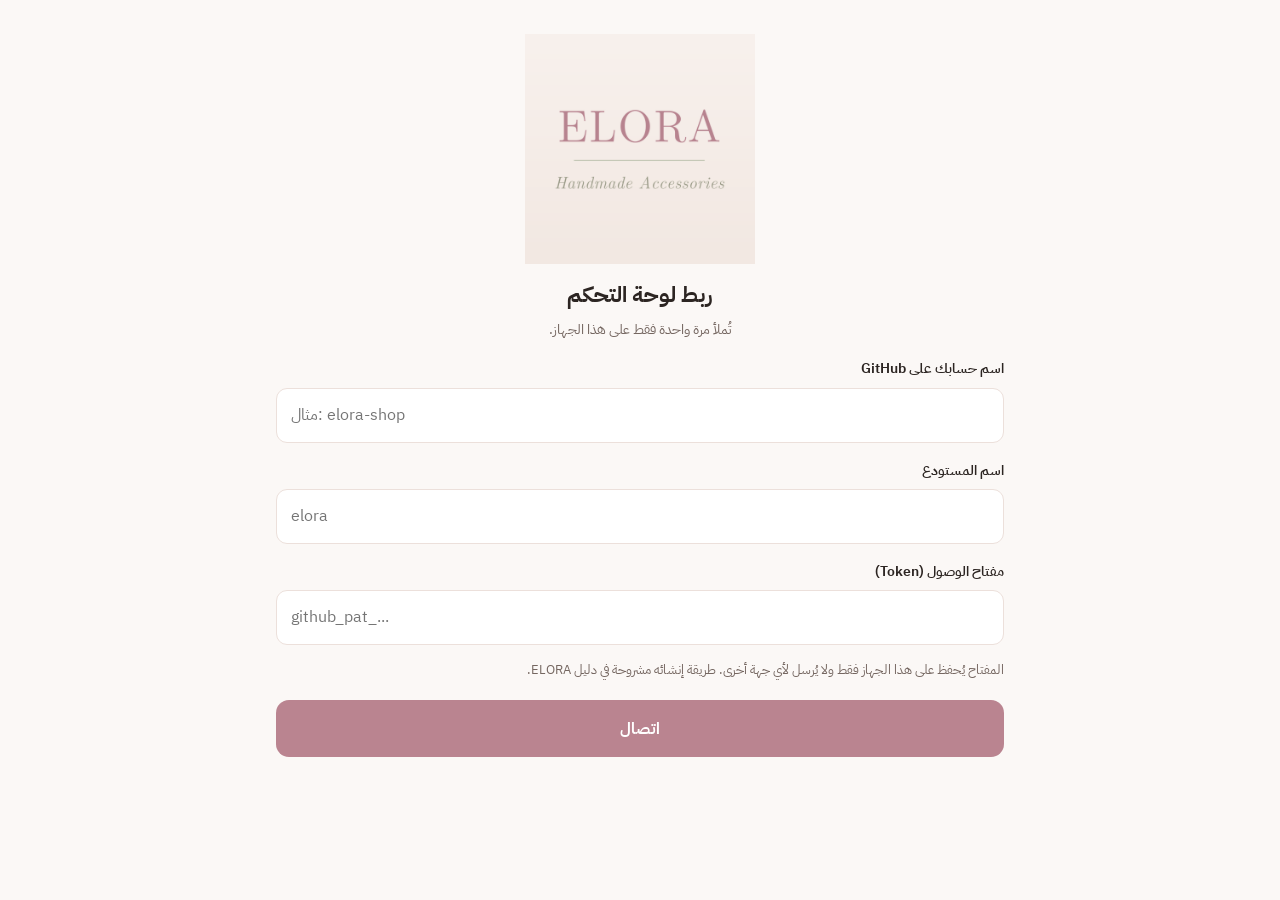
<file: admin.html>
<!doctype html>
<html lang="ar" dir="rtl">
<head>
<meta charset="utf-8">
<meta name="viewport" content="width=device-width, initial-scale=1, viewport-fit=cover">
<meta name="theme-color" content="#fbf8f6">
<meta name="robots" content="noindex, nofollow">
<title>لوحة تحكم ELORA</title>
<link rel="icon" href="assets/icon.png?v=20260813140531">
<link rel="apple-touch-icon" href="assets/icon.png?v=20260813140531">
<link rel="preconnect" href="https://fonts.googleapis.com">
<link rel="preconnect" href="https://fonts.gstatic.com" crossorigin>
<link rel="stylesheet"
      href="https://fonts.googleapis.com/css2?family=IBM+Plex+Sans+Arabic:wght@400;500;600&display=swap">
<link rel="stylesheet" href="assets/style.css?v=20260813140531">
<link rel="stylesheet" href="assets/admin.css?v=20260813140531">
</head>
<body class="admin">

<!-- تحذير مبكر: لو فشل تحميل الكود لأي سبب (متصفح قديم مثلًا)
     تبقى الصفحة مفهومة بدل أن تظهر بيضاء تمامًا. -->
<noscript>
  <div class="fallback">
    <b>المتصفح يمنع تشغيل الصفحة.</b>
    فعّلي JavaScript من إعدادات المتصفح، أو افتحي الرابط من Chrome.
  </div>
</noscript>
<div id="loadErr" class="fallback" hidden>
  <b>تعذّر تشغيل لوحة التحكم على هذا المتصفح.</b>
  حدّثي متصفحك من المتجر، أو افتحي الرابط من Google Chrome.
  <a href="./">زيارة المتجر ←</a>
</div>
<script>
  // يُلتقط قبل تحميل admin.js حتى يشمل أخطاء القراءة نفسها
  window.addEventListener('error', function () {
    var el = document.getElementById('loadErr');
    if (el) el.hidden = false;
  }, true);
</script>

<!-- ══════════ شاشة الإعداد ══════════
     تظهر افتراضيًا بلا اعتماد على الكود؛ يخفيها الكود عند وجود جلسة محفوظة. -->
<section id="setup" class="screen setup">
  <img src="assets/logo.png?v=20260813140531" alt="ELORA" class="setup-logo">
  <h1>ربط لوحة التحكم</h1>
  <p class="muted">تُملأ مرة واحدة فقط على هذا الجهاز.</p>

  <label>اسم حسابك على GitHub
    <input id="fOwner" type="text" inputmode="latin" placeholder="مثال: elora-shop" autocomplete="off" dir="ltr">
  </label>

  <label>اسم المستودع
    <input id="fRepo" type="text" inputmode="latin" placeholder="elora" autocomplete="off" dir="ltr">
  </label>

  <label>مفتاح الوصول (Token)
    <input id="fToken" type="password" placeholder="github_pat_..." autocomplete="off" dir="ltr">
  </label>

  <p class="hint">
    المفتاح يُحفظ على هذا الجهاز فقط ولا يُرسل لأي جهة أخرى.
    طريقة إنشائه مشروحة في دليل ELORA.
  </p>

  <button id="btnConnect" class="btn-lg">اتصال</button>
  <p id="setupErr" class="err" hidden></p>
</section>

<!-- ══════════ اللوحة ══════════ -->
<section id="app" class="screen" hidden>

  <header class="ah">
    <img src="assets/logo.png?v=20260813140531" alt="ELORA" class="ah-logo">
    <div class="ah-t">
      <strong>لوحة التحكم</strong>
      <span id="ahCount" class="muted"></span>
    </div>
    <button id="btnSettings" class="ah-icon" title="الإعدادات" aria-label="الإعدادات">⚙</button>
    <a id="ahView" class="ah-link" target="_blank" rel="noopener">عرض المتجر</a>
  </header>

  <div id="banner" class="banner" hidden></div>

  <div class="add-row">
    <button id="btnAdd" class="btn-lg">＋ إضافة صور أو فيديو</button>
    <input id="filePick" type="file" accept="image/*,video/*" multiple hidden>
  </div>

  <nav id="aFilters" class="filters"></nav>

  <div id="aGrid" class="agrid"></div>
  <p id="aEmpty" class="muted center pad" hidden>لا توجد منتجات بعد. اضغط «إضافة».</p>

  <footer class="afoot">
    <a href="help.html" class="btn-ghost-sm">الدليل</a>
    <button id="btnRefresh" class="btn-ghost-sm">تحديث القائمة</button>
    <button id="btnLogout" class="btn-ghost-sm danger">فصل هذا الجهاز</button>
  </footer>
</section>

<!-- ══════════ مراجعة الملفات قبل النشر ══════════ -->
<div id="review" class="sheet" hidden>
  <div class="sheet-box">
    <div class="sheet-head">
      <strong>مراجعة قبل النشر</strong>
      <button id="revClose" class="x" aria-label="إغلاق">✕</button>
    </div>
    <div id="revList" class="rev-list"></div>
    <div class="sheet-foot">
      <button id="revPublish" class="btn-lg">نشر</button>
    </div>
  </div>
</div>

<!-- ══════════ خيارات منتج ══════════ -->
<div id="itemSheet" class="sheet" hidden>
  <div class="sheet-box">
    <div class="sheet-head">
      <strong id="isName"></strong>
      <button id="isClose" class="x" aria-label="إغلاق">✕</button>
    </div>
    <div class="sheet-body">
      <img id="isThumb" class="is-thumb" alt="">
      <label>اسم المنتج
        <input id="isTitle" type="text">
      </label>
      <label>التصنيف
        <select id="isCat"></select>
      </label>
    </div>
    <div class="sheet-foot col">
      <button id="isSave" class="btn-lg">حفظ التعديل</button>
      <button id="isDelete" class="btn-lg danger-fill">حذف المنتج</button>
    </div>
  </div>
</div>

<!-- ══════════ إعدادات المتجر ══════════ -->
<div id="settings" class="sheet" hidden>
  <div class="sheet-box">
    <div class="sheet-head">
      <strong>إعدادات المتجر</strong>
      <button id="setClose" class="x" aria-label="إغلاق">✕</button>
    </div>
    <div class="sheet-body">
      <label>اسم المتجر
        <input id="sBrand" type="text" placeholder="ELORA">
      </label>

      <label>الوصف تحت الاسم
        <input id="sTagline" type="text" placeholder="إكسسوارات مصنوعة يدويًا بحب">
      </label>

      <label>رقم الواتساب
        <input id="sWa" type="tel" inputmode="tel" dir="ltr" placeholder="967771234567">
      </label>
      <p class="hint nomargin">
        برمز الدولة، وبدون <code dir="ltr">+</code> وبدون الصفر الذي قبل الرقم.<br>
        مثال: <code dir="ltr">967771234567</code>
      </p>
      <p id="sWaPreview" class="wa-preview" hidden></p>

      <label>نص الرسالة التي تصلك من الزبون
        <input id="sWaMsg" type="text" placeholder="السلام عليكم، أعجبتني هذه القطعة">
      </label>
      <p class="hint nomargin">اسم المنتج يُضاف تلقائيًا في سطر جديد بعد النص.</p>

      <label>حساب انستقرام <span class="opt">(اختياري)</span>
        <input id="sIg" type="text" dir="ltr" placeholder="elora.store">
      </label>

      <h3 class="sec">المظهر</h3>

      <label>شعار المتجر</label>
      <div class="logo-box">
        <img id="sLogoPrev" alt="">
        <button id="sLogoPick" type="button" class="btn-ghost-sm">تغيير الشعار</button>
        <input id="sLogoFile" type="file" accept="image/*" hidden>
      </div>
      <p class="hint nomargin">
        يُفضَّل ملف <b>PNG بخلفية شفافة</b> ليظهر على أي لون.
        الصورة ذات الخلفية البيضاء ستظهر بمربع أبيض حولها.
      </p>

      <label>حجم الشعار
        <select id="sLogoSize">
          <option value="small">صغير</option>
          <option value="medium">متوسط</option>
          <option value="large">كبير</option>
        </select>
      </label>

      <label>لون الهوية <span class="opt">(الأزرار والتصنيف المختار)</span>
        <input id="sAccent" type="color">
      </label>

      <label>لون الخلفية</label>
      <div id="sBg" class="swatches">
        <button type="button" data-bg="warm"  style="--sw:#fbf8f6">أبيض دافئ</button>
        <button type="button" data-bg="white" style="--sw:#ffffff">أبيض نقي</button>
        <button type="button" data-bg="blush" style="--sw:#fdf4f3">وردي فاتح</button>
        <button type="button" data-bg="sand"  style="--sw:#faf7f0">رملي</button>
      </div>

      <label>شكل صور المنتجات
        <select id="sRatio">
          <option value="4/5">طولية (الأنسب للإكسسوارات)</option>
          <option value="1/1">مربعة</option>
          <option value="3/4">طولية قصيرة</option>
        </select>
      </label>

      <label>الوضع الافتراضي للزائر
        <select id="sTheme">
          <option value="light">فاتح</option>
          <option value="dark">داكن</option>
          <option value="auto">حسب إعدادات جهازه</option>
        </select>
      </label>
    </div>
    <div class="sheet-foot">
      <button id="setSave" class="btn-lg">حفظ الإعدادات</button>
    </div>
  </div>
</div>

<!-- ══════════ شاشة الانتظار ══════════ -->
<div id="busy" class="busy" hidden>
  <div class="spinner"></div>
  <p id="busyMsg">جارٍ العمل…</p>
</div>

<div id="toast" class="toast" hidden></div>

<script src="assets/admin.js?v=20260813140531"></script>
</body>
</html>
</file>
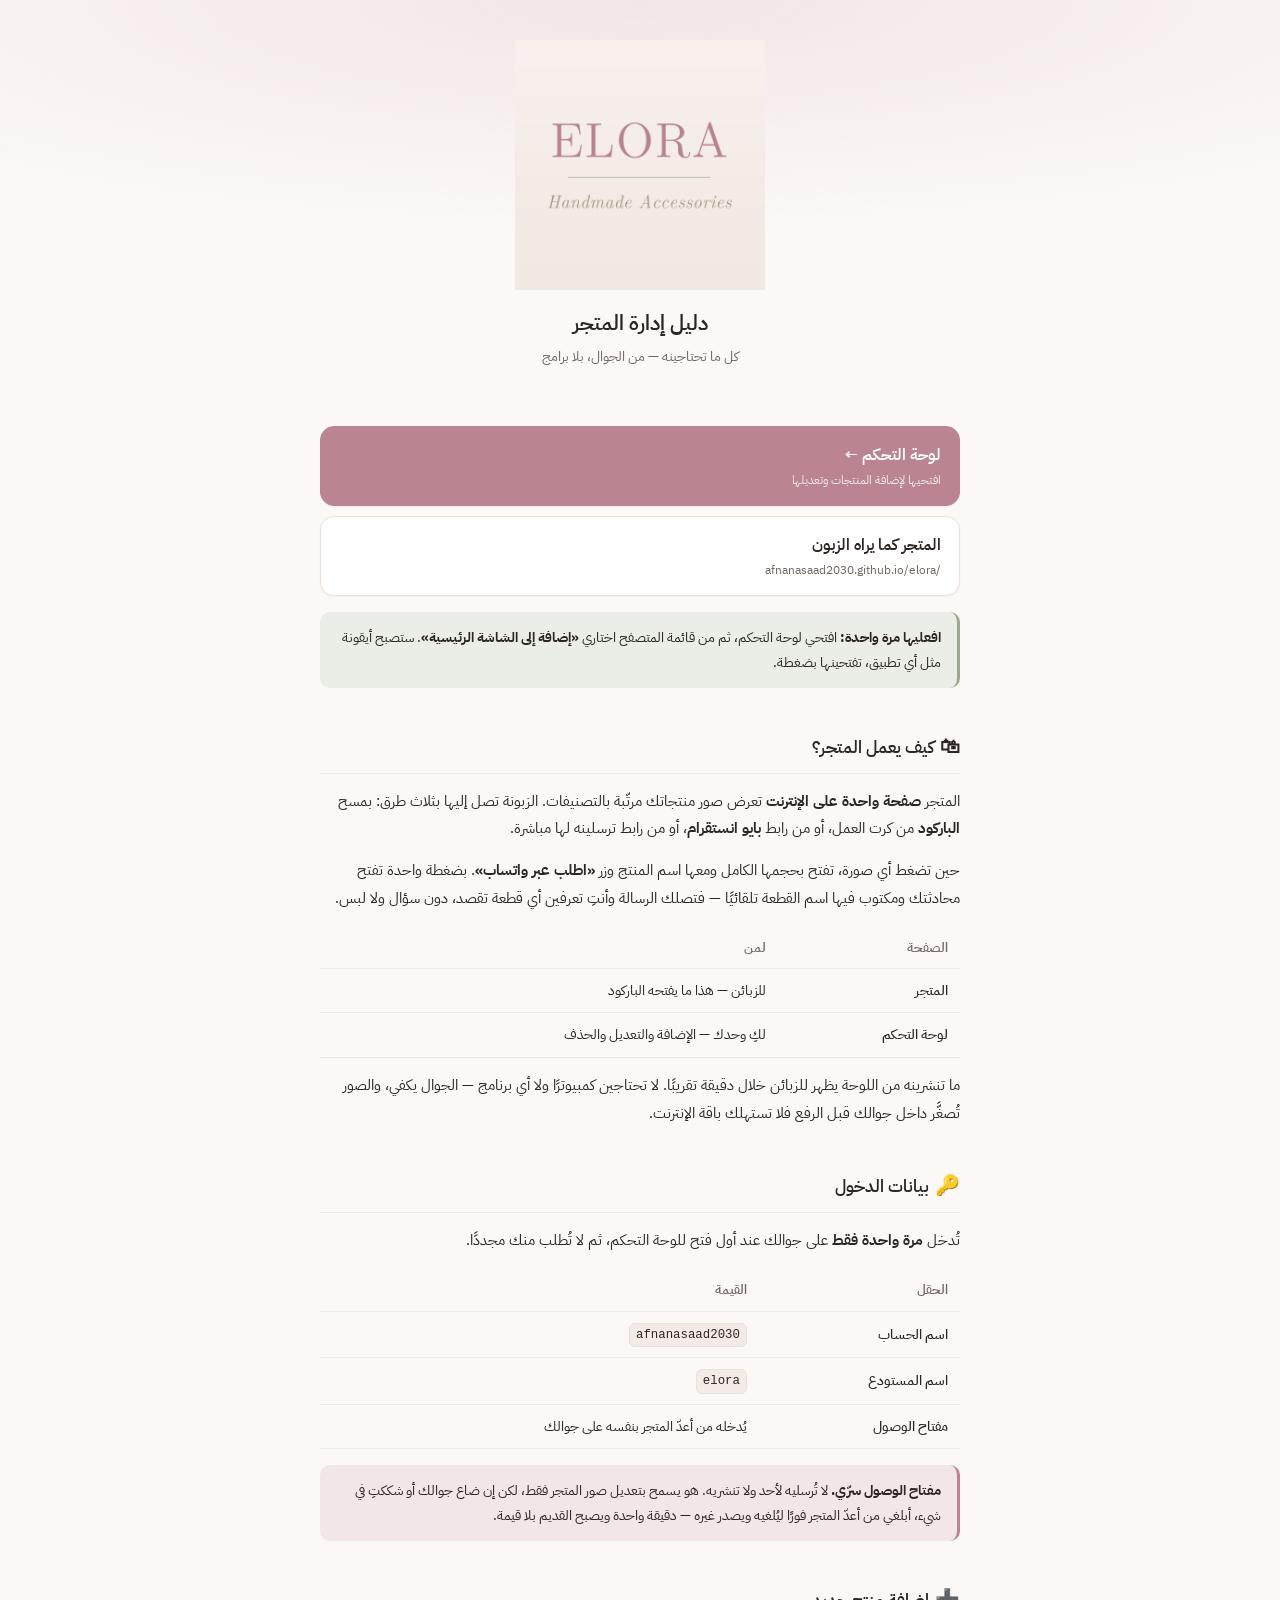
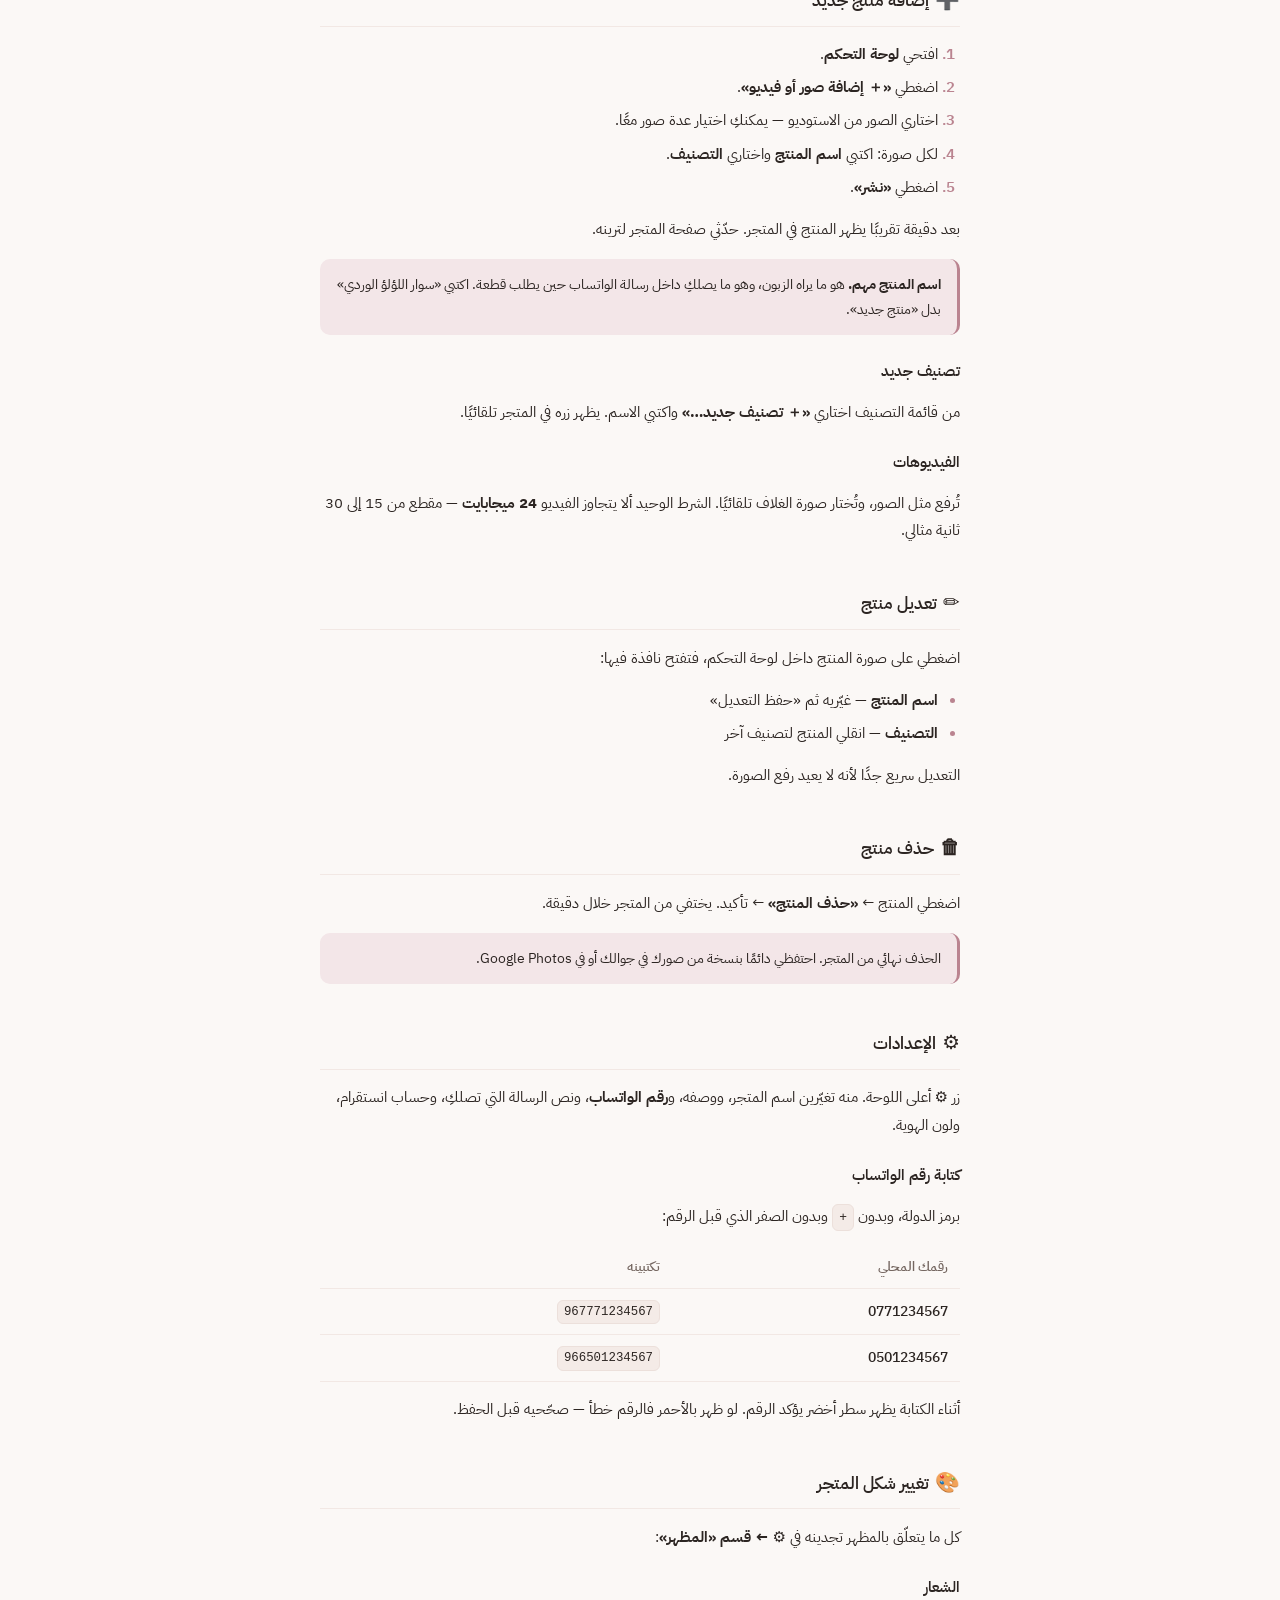
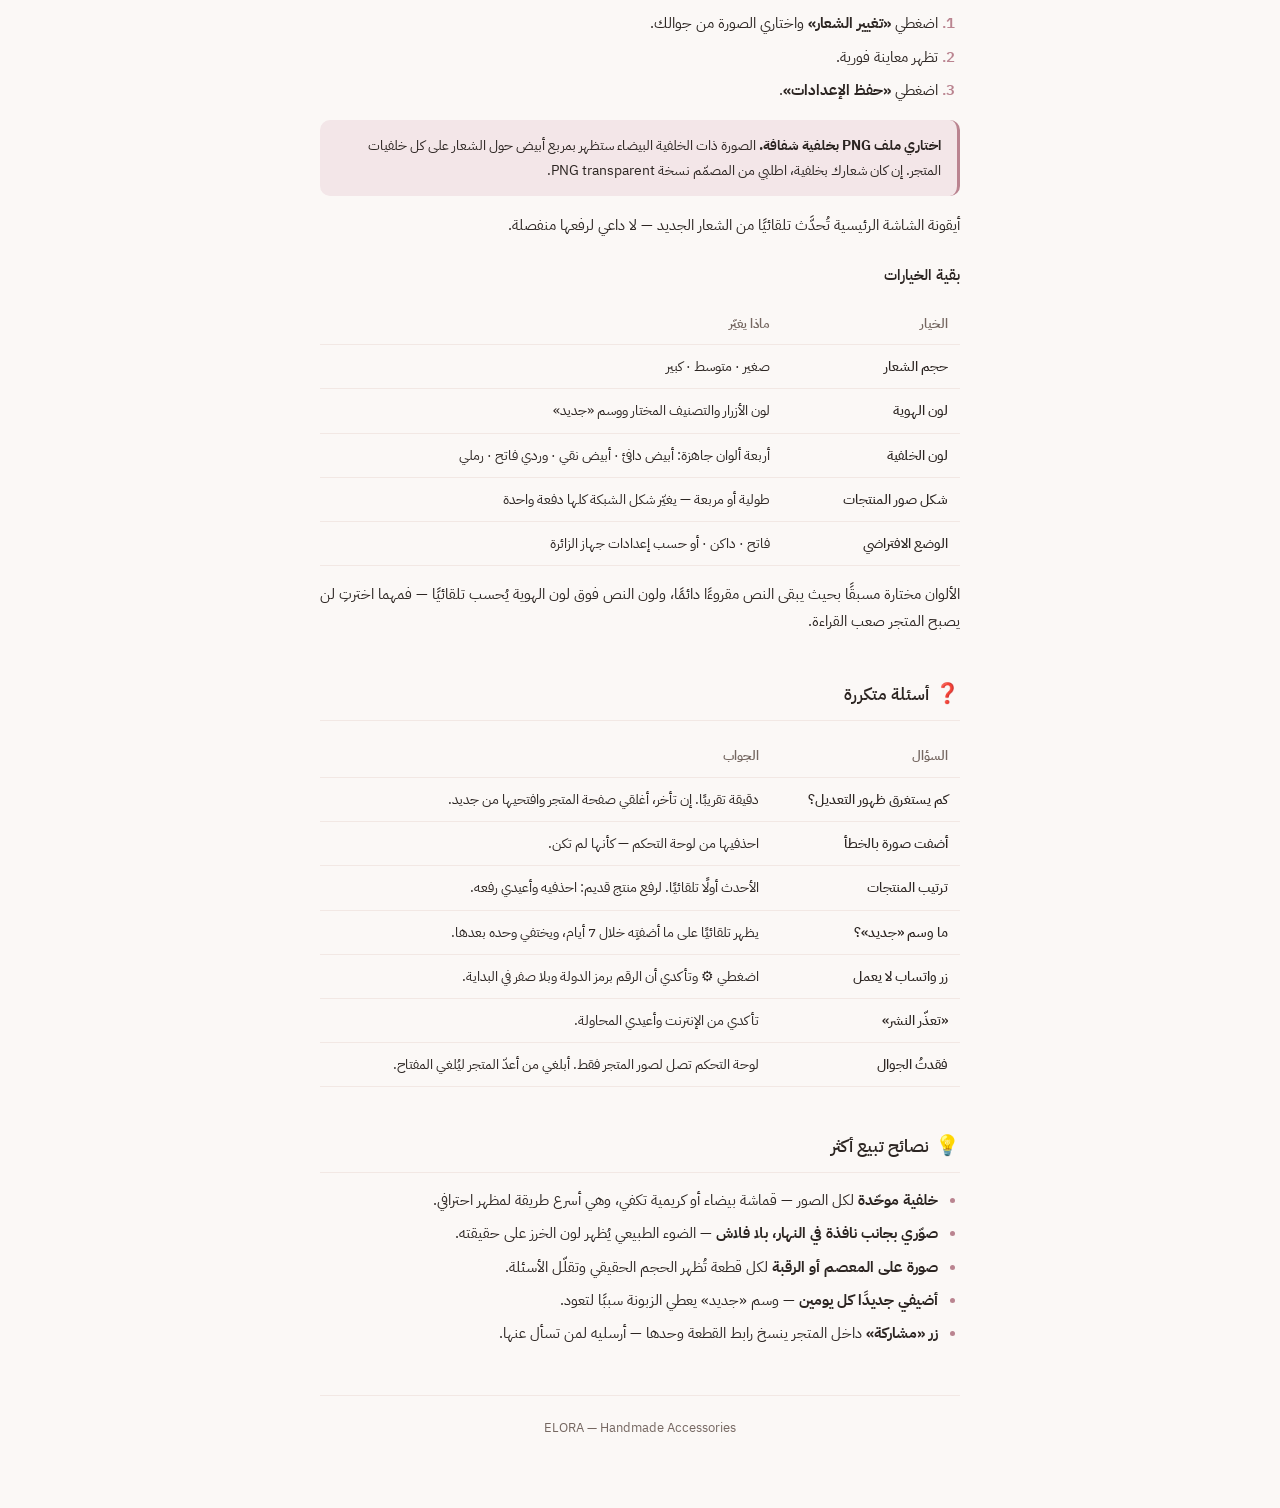
<file: help.html>
<!doctype html>
<html lang="ar" dir="rtl">
<head>
<meta charset="utf-8">
<meta name="viewport" content="width=device-width, initial-scale=1, viewport-fit=cover">
<meta name="theme-color" content="#fbf8f6">
<meta name="robots" content="noindex, nofollow">
<title>دليل إدارة متجر ELORA</title>
<link rel="icon" href="assets/icon.png">
<link rel="apple-touch-icon" href="assets/icon.png">
<link rel="preconnect" href="https://fonts.googleapis.com">
<link rel="preconnect" href="https://fonts.gstatic.com" crossorigin>
<link rel="stylesheet"
      href="https://fonts.googleapis.com/css2?family=IBM+Plex+Sans+Arabic:wght@400;500;600&display=swap">
<link rel="stylesheet" href="assets/style.css">
<style>
  body { padding-bottom: 60px; }
  .wrap { max-width: 680px; margin: 0 auto; padding: 0 20px; }

  .top {
    text-align: center; padding: 40px 20px 30px;
    background: radial-gradient(120% 90% at 50% 0%, var(--rose-soft) 0%, transparent 62%), var(--bg);
  }
  .top img { width: min(250px, 66vw); margin: 0 auto 16px; }
  .top h1 { margin: 0; font-size: 1.3rem; font-weight: 600; }
  .top p  { margin: 4px 0 0; color: var(--text-dim); font-size: .88rem; }

  .links { display: grid; gap: 10px; margin: 26px 0 8px; }
  .link {
    display: block; padding: 15px 18px; border-radius: var(--r-md);
    background: var(--surface); border: 1px solid var(--border);
    text-decoration: none; color: var(--text); box-shadow: var(--shadow-sm);
  }
  .link b { display: block; font-size: .97rem; font-weight: 600; }
  .link span { display: block; margin-top: 2px; font-size: .76rem; color: var(--text-dim);
               direction: ltr; text-align: right; word-break: break-all; }
  .link.primary { background: var(--rose); border-color: var(--rose); }
  .link.primary b, .link.primary span { color: var(--on-accent, #fff); }
  .link.primary span { opacity: .85; }

  h2 {
    margin: 42px 0 14px; padding-bottom: 10px;
    border-bottom: 1px solid var(--line);
    font-size: 1.08rem; font-weight: 600;
  }
  h2 .em { font-size: 1.15em; margin-inline-end: 6px; }
  h3 { margin: 24px 0 8px; font-size: .95rem; font-weight: 600; }
  p, li { font-size: .92rem; line-height: 1.85; }
  ol, ul { padding-inline-start: 22px; margin: 10px 0; }
  li { margin: 6px 0; }
  li::marker { color: var(--rose); font-weight: 600; }

  .note {
    margin: 16px 0; padding: 13px 16px; border-radius: var(--r-sm);
    background: var(--sage-soft); border-inline-start: 3px solid var(--sage);
    font-size: .87rem; line-height: 1.8;
  }
  .warn { background: var(--rose-soft); border-inline-start-color: var(--rose); }

  table { width: 100%; border-collapse: collapse; margin: 14px 0; font-size: .88rem; }
  th, td { padding: 10px 12px; border-bottom: 1px solid var(--line); text-align: start; }
  th { font-weight: 600; color: var(--text-dim); font-size: .82rem; }
  td:first-child { white-space: nowrap; font-weight: 500; }

  code {
    direction: ltr; font-size: .88em;
  }
  .foot { margin-top: 48px; padding-top: 20px; border-top: 1px solid var(--line);
          text-align: center; color: var(--text-dim); font-size: .8rem; }

  /* نسخة PDF/الطباعة — المتصفح يُسقط ألوان الخلفيات افتراضيًا،
     فتصبح الأزرار الوردية بيضاء والنص عليها غير مقروء. */
  @media print {
    :root { color-scheme: light; }
    *, *::before, *::after {
      -webkit-print-color-adjust: exact !important;
      print-color-adjust: exact !important;
    }
    body { padding-bottom: 0; font-size: 11.5pt; }
    .top { padding: 20px 0 18px; }
    .top img { width: 190px; }
    .wrap { max-width: none; padding: 0 8mm; }
    h2 { margin-top: 26px; break-after: avoid; page-break-after: avoid; }
    h3 { break-after: avoid; page-break-after: avoid; }
    .link, .note, table, ol, ul { break-inside: avoid; page-break-inside: avoid; }
    a { text-decoration: none; }
    .links { margin-top: 18px; }
  }
  @page { margin: 12mm 0; }
</style>
</head>
<body>

<header class="top">
  <img src="assets/logo.png" alt="ELORA">
  <h1>دليل إدارة المتجر</h1>
  <p>كل ما تحتاجينه — من الجوال، بلا برامج</p>
</header>

<div class="wrap">

  <div class="links">
    <a class="link primary" href="admin.html">
      <b>لوحة التحكم ←</b>
      <span>افتحيها لإضافة المنتجات وتعديلها</span>
    </a>
    <a class="link" href="./">
      <b>المتجر كما يراه الزبون</b>
      <span>afnanasaad2030.github.io/elora/</span>
    </a>
  </div>

  <div class="note">
    <b>افعليها مرة واحدة:</b> افتحي لوحة التحكم، ثم من قائمة المتصفح اختاري
    <b>«إضافة إلى الشاشة الرئيسية»</b>. ستصبح أيقونة مثل أي تطبيق، تفتحينها بضغطة.
  </div>

  <h2><span class="em">🛍</span>كيف يعمل المتجر؟</h2>
  <p>المتجر <b>صفحة واحدة على الإنترنت</b> تعرض صور منتجاتك مرتّبة بالتصنيفات.
     الزبونة تصل إليها بثلاث طرق: بمسح <b>الباركود</b> من كرت العمل، أو من رابط
     <b>بايو انستقرام</b>، أو من رابط ترسلينه لها مباشرة.</p>

  <p>حين تضغط أي صورة، تفتح بحجمها الكامل ومعها اسم المنتج وزر
     <b>«اطلب عبر واتساب»</b>. بضغطة واحدة تفتح محادثتك ومكتوب فيها اسم القطعة تلقائيًا —
     فتصلك الرسالة وأنتِ تعرفين أي قطعة تقصد، دون سؤال ولا لبس.</p>

  <table>
    <tr><th>الصفحة</th><th>لمن</th></tr>
    <tr><td>المتجر</td><td>للزبائن — هذا ما يفتحه الباركود</td></tr>
    <tr><td>لوحة التحكم</td><td>لكِ وحدك — الإضافة والتعديل والحذف</td></tr>
  </table>

  <p>ما تنشرينه من اللوحة يظهر للزبائن خلال دقيقة تقريبًا. لا تحتاجين كمبيوترًا ولا أي برنامج —
     الجوال يكفي، والصور تُصغَّر داخل جوالك قبل الرفع فلا تستهلك باقة الإنترنت.</p>

  <h2><span class="em">🔑</span>بيانات الدخول</h2>
  <p>تُدخل <b>مرة واحدة فقط</b> على جوالك عند أول فتح للوحة التحكم، ثم لا تُطلب منك مجددًا.</p>
  <table>
    <tr><th>الحقل</th><th>القيمة</th></tr>
    <tr><td>اسم الحساب</td><td><code>afnanasaad2030</code></td></tr>
    <tr><td>اسم المستودع</td><td><code>elora</code></td></tr>
    <tr><td>مفتاح الوصول</td><td>يُدخله من أعدّ المتجر بنفسه على جوالك</td></tr>
  </table>
  <div class="note warn">
    <b>مفتاح الوصول سرّي.</b> لا تُرسليه لأحد ولا تنشريه. هو يسمح بتعديل صور المتجر فقط،
    لكن إن ضاع جوالك أو شككتِ في شيء، أبلغي من أعدّ المتجر فورًا ليُلغيه ويصدر غيره —
    دقيقة واحدة ويصبح القديم بلا قيمة.
  </div>

  <h2><span class="em">➕</span>إضافة منتج جديد</h2>
  <ol>
    <li>افتحي <b>لوحة التحكم</b>.</li>
    <li>اضغطي <b>«＋ إضافة صور أو فيديو»</b>.</li>
    <li>اختاري الصور من الاستوديو — يمكنكِ اختيار عدة صور معًا.</li>
    <li>لكل صورة: اكتبي <b>اسم المنتج</b> واختاري <b>التصنيف</b>.</li>
    <li>اضغطي <b>«نشر»</b>.</li>
  </ol>
  <p>بعد دقيقة تقريبًا يظهر المنتج في المتجر. حدّثي صفحة المتجر لترينه.</p>

  <div class="note warn">
    <b>اسم المنتج مهم.</b> هو ما يراه الزبون، وهو ما يصلكِ داخل رسالة الواتساب حين يطلب قطعة.
    اكتبي «سوار اللؤلؤ الوردي» بدل «منتج جديد».
  </div>

  <h3>تصنيف جديد</h3>
  <p>من قائمة التصنيف اختاري <b>«＋ تصنيف جديد…»</b> واكتبي الاسم. يظهر زره في المتجر تلقائيًا.</p>

  <h3>الفيديوهات</h3>
  <p>تُرفع مثل الصور، وتُختار صورة الغلاف تلقائيًا. الشرط الوحيد ألا يتجاوز الفيديو
     <b>24 ميجابايت</b> — مقطع من 15 إلى 30 ثانية مثالي.</p>

  <h2><span class="em">✏️</span>تعديل منتج</h2>
  <p>اضغطي على صورة المنتج داخل لوحة التحكم، فتفتح نافذة فيها:</p>
  <ul>
    <li><b>اسم المنتج</b> — غيّريه ثم «حفظ التعديل»</li>
    <li><b>التصنيف</b> — انقلي المنتج لتصنيف آخر</li>
  </ul>
  <p>التعديل سريع جدًا لأنه لا يعيد رفع الصورة.</p>

  <h2><span class="em">🗑</span>حذف منتج</h2>
  <p>اضغطي المنتج ← <b>«حذف المنتج»</b> ← تأكيد. يختفي من المتجر خلال دقيقة.</p>
  <div class="note warn">
    الحذف نهائي من المتجر. احتفظي دائمًا بنسخة من صورك في جوالك أو في Google Photos.
  </div>

  <h2><span class="em">⚙</span>الإعدادات</h2>
  <p>زر <b>⚙</b> أعلى اللوحة. منه تغيّرين اسم المتجر، ووصفه، و<b>رقم الواتساب</b>،
     ونص الرسالة التي تصلكِ، وحساب انستقرام، ولون الهوية.</p>

  <h3>كتابة رقم الواتساب</h3>
  <p>برمز الدولة، وبدون <code>+</code> وبدون الصفر الذي قبل الرقم:</p>
  <table>
    <tr><th>رقمك المحلي</th><th>تكتبينه</th></tr>
    <tr><td>0771234567</td><td><code>967771234567</code></td></tr>
    <tr><td>0501234567</td><td><code>966501234567</code></td></tr>
  </table>
  <p>أثناء الكتابة يظهر سطر أخضر يؤكد الرقم. لو ظهر بالأحمر فالرقم خطأ — صحّحيه قبل الحفظ.</p>

  <h2><span class="em">🎨</span>تغيير شكل المتجر</h2>
  <p>كل ما يتعلّق بالمظهر تجدينه في <b>⚙ ← قسم «المظهر»</b>:</p>

  <h3>الشعار</h3>
  <ol>
    <li>اضغطي <b>«تغيير الشعار»</b> واختاري الصورة من جوالك.</li>
    <li>تظهر معاينة فورية.</li>
    <li>اضغطي <b>«حفظ الإعدادات»</b>.</li>
  </ol>
  <div class="note warn">
    <b>اختاري ملف PNG بخلفية شفافة.</b> الصورة ذات الخلفية البيضاء ستظهر بمربع أبيض حول
    الشعار على كل خلفيات المتجر. إن كان شعارك بخلفية، اطلبي من المصمّم نسخة
    <span dir="ltr">PNG transparent</span>.
  </div>
  <p>أيقونة الشاشة الرئيسية تُحدَّث تلقائيًا من الشعار الجديد — لا داعي لرفعها منفصلة.</p>

  <h3>بقية الخيارات</h3>
  <table>
    <tr><th>الخيار</th><th>ماذا يغيّر</th></tr>
    <tr><td>حجم الشعار</td><td>صغير · متوسط · كبير</td></tr>
    <tr><td>لون الهوية</td><td>لون الأزرار والتصنيف المختار ووسم «جديد»</td></tr>
    <tr><td>لون الخلفية</td><td>أربعة ألوان جاهزة: أبيض دافئ · أبيض نقي · وردي فاتح · رملي</td></tr>
    <tr><td>شكل صور المنتجات</td><td>طولية أو مربعة — يغيّر شكل الشبكة كلها دفعة واحدة</td></tr>
    <tr><td>الوضع الافتراضي</td><td>فاتح · داكن · أو حسب إعدادات جهاز الزائرة</td></tr>
  </table>
  <p>الألوان مختارة مسبقًا بحيث يبقى النص مقروءًا دائمًا، ولون النص فوق لون الهوية
     يُحسب تلقائيًا — فمهما اخترتِ لن يصبح المتجر صعب القراءة.</p>

  <h2><span class="em">❓</span>أسئلة متكررة</h2>
  <table>
    <tr><th>السؤال</th><th>الجواب</th></tr>
    <tr><td>كم يستغرق ظهور التعديل؟</td><td>دقيقة تقريبًا. إن تأخر، أغلقي صفحة المتجر وافتحيها من جديد.</td></tr>
    <tr><td>أضفت صورة بالخطأ</td><td>احذفيها من لوحة التحكم — كأنها لم تكن.</td></tr>
    <tr><td>ترتيب المنتجات</td><td>الأحدث أولًا تلقائيًا. لرفع منتج قديم: احذفيه وأعيدي رفعه.</td></tr>
    <tr><td>ما وسم «جديد»؟</td><td>يظهر تلقائيًا على ما أضفتِه خلال 7 أيام، ويختفي وحده بعدها.</td></tr>
    <tr><td>زر واتساب لا يعمل</td><td>اضغطي ⚙ وتأكدي أن الرقم برمز الدولة وبلا صفر في البداية.</td></tr>
    <tr><td>«تعذّر النشر»</td><td>تأكدي من الإنترنت وأعيدي المحاولة.</td></tr>
    <tr><td>فقدتُ الجوال</td><td>لوحة التحكم تصل لصور المتجر فقط. أبلغي من أعدّ المتجر ليُلغي المفتاح.</td></tr>
  </table>

  <h2><span class="em">💡</span>نصائح تبيع أكثر</h2>
  <ul>
    <li><b>خلفية موحّدة</b> لكل الصور — قماشة بيضاء أو كريمية تكفي، وهي أسرع طريقة لمظهر احترافي.</li>
    <li><b>صوّري بجانب نافذة في النهار، بلا فلاش</b> — الضوء الطبيعي يُظهر لون الخرز على حقيقته.</li>
    <li><b>صورة على المعصم أو الرقبة</b> لكل قطعة تُظهر الحجم الحقيقي وتقلّل الأسئلة.</li>
    <li><b>أضيفي جديدًا كل يومين</b> — وسم «جديد» يعطي الزبونة سببًا لتعود.</li>
    <li><b>زر «مشاركة»</b> داخل المتجر ينسخ رابط القطعة وحدها — أرسليه لمن تسأل عنها.</li>
  </ul>

  <p class="foot">ELORA — Handmade Accessories</p>
</div>

</body>
</html>
</file>
<file: assets/style.css>
/* ════════════════════════════════════════════════════════════
   ELORA — نظام التصميم
   الألوان مستخرجة من الشعار: وردي #ba8490 · زيتي #9ca890
   ════════════════════════════════════════════════════════════ */

:root {
  --rose:      #ba8490;
  --rose-deep: #a26c79;
  --rose-soft: #f3e6e8;
  --sage:      #9ca890;
  --sage-soft: #eaeee6;
  --accent:    var(--rose);

  --bg:       #fbf8f6;
  --bg-soft:  #f4ebe7;
  --surface:  #ffffff;
  --border:   #ece0db;
  --line:     #f2e8e4;
  --text:     #2c2522;
  --text-dim: #756761;          /* 4.7:1 على --bg — يفي بمعيار AA للنصوص الصغيرة */

  --shadow-sm: 0 1px 2px rgba(44,37,34,.05);
  --shadow-md: 0 4px 14px rgba(44,37,34,.07), 0 1px 3px rgba(44,37,34,.05);
  --shadow-lg: 0 18px 44px rgba(44,37,34,.13);

  --r-sm: 10px;
  --r-md: 14px;
  --r-lg: 20px;

  /* يتحكم بها صاحب المتجر من لوحة التحكم */
  --logo-w:    340px;
  --card-ratio: 4 / 5;
  --card-pad:  125%;          /* = 5/4 — بديل card-ratio للمتصفحات القديمة */

  --ease: cubic-bezier(.22,.61,.36,1);
}

html[data-theme="dark"] {
  --rose:      #cf9aa6;
  --rose-deep: #dcaeb8;
  --rose-soft: #33272a;
  --sage:      #a8b49c;
  --sage-soft: #262b23;

  --bg:       #141110;
  --bg-soft:  #1e1a18;
  --surface:  #1c1817;
  --border:   #302825;
  --line:     #262020;
  --text:     #f3edea;
  --text-dim: #a2938d;

  --shadow-sm: 0 1px 2px rgba(0,0,0,.4);
  --shadow-md: 0 4px 16px rgba(0,0,0,.4);
  --shadow-lg: 0 18px 48px rgba(0,0,0,.55);
}

* { box-sizing: border-box; }

/* لا بد من !important: قواعد display أدناه (grid/flex) تتغلّب على إخفاء
   المتصفح الافتراضي لخاصية hidden، فتبقى العناصر المخفية ظاهرة. */
[hidden] { display: none !important; }

html { -webkit-text-size-adjust: 100%; scroll-behavior: smooth; }

body {
  margin: 0;
  background: var(--bg);
  color: var(--text);
  font-family: "IBM Plex Sans Arabic", "Segoe UI", system-ui, -apple-system, sans-serif;
  font-size: 15px;
  line-height: 1.65;
  overflow-wrap: break-word;
  -webkit-font-smoothing: antialiased;
  transition: background .3s var(--ease), color .3s var(--ease);
}

img, video { max-width: 100%; display: block; }

code {
  background: var(--bg-soft); border: 1px solid var(--border);
  border-radius: 6px; padding: 1px 6px; font-size: .85em;
  font-family: ui-monospace, Consolas, monospace; direction: ltr; display: inline-block;
}

::selection { background: var(--rose); color: #fff; }

:focus-visible { outline: 2px solid var(--rose); outline-offset: 3px; border-radius: 4px; }

/* ═══════════════ الترويسة ═══════════════ */
.hero {
  position: relative;
  padding: clamp(38px, 8vw, 76px) 20px clamp(26px, 5vw, 44px);
  text-align: center;
  background:
    radial-gradient(120% 90% at 50% 0%, var(--rose-soft) 0%, transparent 62%),
    var(--bg);
}
.hero-inner { max-width: 660px; margin: 0 auto; }

.logo-slot img {
  width: min(var(--logo-w), 80vw);
  height: auto;
  margin: 0 auto 20px;
}

.hero h1 {
  margin: 0 0 6px;
  font-size: clamp(1.7rem, 6vw, 2.4rem);
  font-weight: 600;
  letter-spacing: .04em;
}
/* الاسم مكتوب داخل الشعار — أخفِه بصريًا وأبقِه لمحركات البحث */
.hero.has-logo h1 {
  position: absolute; width: 1px; height: 1px;
  overflow: hidden; clip-path: inset(50%); white-space: nowrap;
}

.tagline {
  margin: 0;
  font-size: .89rem;
  font-weight: 500;
  letter-spacing: .045em;
  color: var(--text-dim);
}

.hero-links {
  display: flex; flex-wrap: wrap; gap: 8px;
  justify-content: center; margin-top: 26px;
}
.hero-links a {
  display: inline-flex; align-items: center;
  padding: 9px 20px; border-radius: 999px;
  background: var(--surface); border: 1px solid var(--border);
  color: var(--text); text-decoration: none;
  font-size: .84rem; font-weight: 500; letter-spacing: .01em;
  box-shadow: var(--shadow-sm);
  transition: border-color .2s var(--ease), color .2s var(--ease), transform .2s var(--ease);
}
.hero-links a:hover {
  border-color: var(--rose); color: var(--rose-deep); transform: translateY(-2px);
}

/* زر تبديل الوضع */
.icon-btn {
  display: inline-grid; place-items: center;
  width: 38px; height: 38px; border-radius: 50%;
  background: var(--surface); border: 1px solid var(--border);
  color: var(--text-dim); cursor: pointer;
  box-shadow: var(--shadow-sm);
  transition: color .2s var(--ease), border-color .2s var(--ease);
}
.icon-btn:hover { color: var(--rose); border-color: var(--rose); }
.theme-btn { position: absolute; inset-inline-start: 20px; top: 20px; }

/* ═══════════════ شريط التصنيفات ═══════════════ */
.filters {
  position: sticky; top: 0; z-index: 20;
  display: flex; gap: 7px;
  padding: 13px max(20px, calc((100% - 1400px) / 2));
  overflow-x: auto; scrollbar-width: none;
  background: var(--bg);                                    /* بديل للمتصفحات القديمة */
  background: color-mix(in srgb, var(--bg) 82%, transparent);
  backdrop-filter: saturate(180%) blur(16px);
  -webkit-backdrop-filter: saturate(180%) blur(16px);
  border-bottom: 1px solid var(--line);
}
.filters::-webkit-scrollbar { display: none; }
.filters:empty { display: none; }

.chip {
  flex: 0 0 auto;
  display: inline-flex; align-items: baseline; gap: 6px;
  padding: 8px 17px; border-radius: 999px;
  background: transparent; border: 1px solid var(--border);
  color: var(--text-dim);
  font: inherit; font-size: .845rem; font-weight: 500;
  cursor: pointer; white-space: nowrap;
  transition: all .2s var(--ease);
}
.chip:hover { color: var(--text); border-color: var(--text-dim); }
.chip .n { font-size: .74em; opacity: .55; font-variant-numeric: tabular-nums; }
.chip[aria-pressed="true"] {
  background: var(--rose); border-color: var(--rose);
  color: var(--on-accent, #fff); font-weight: 600;
}
.chip[aria-pressed="true"] .n { opacity: .75; }

/* ═══════════════ الشبكة ═══════════════ */
main {
  max-width: 1400px; margin: 0 auto;
  padding: clamp(20px, 3vw, 34px) max(20px, 3vw) 80px;
}

.grid {
  display: grid;
  gap: clamp(22px, 2.4vw, 34px) clamp(12px, 1.6vw, 22px);
  grid-template-columns: repeat(auto-fill, minmax(236px, 1fr));
}
@media (max-width: 700px) {
  .grid { grid-template-columns: repeat(2, 1fr); gap: 20px 12px; }
}

.card {
  margin: 0;
  cursor: pointer;
  animation: rise .45s var(--ease) both;
}
@keyframes rise { from { opacity: 0; transform: translateY(14px); } }

.card-media {
  position: relative;
  aspect-ratio: var(--card-ratio);
  border-radius: var(--r-md);
  overflow: hidden;
  background: var(--bg-soft);
  box-shadow: var(--shadow-sm);
  transition: box-shadow .3s var(--ease);
}
.card:hover .card-media { box-shadow: var(--shadow-lg); }

.card-media img {
  width: 100%; height: 100%;
  object-fit: cover;
  transition: transform .6s var(--ease);
}

/* بديل aspect-ratio للمتصفحات الأقدم (Safari دون 15).
   بدونه يصبح ارتفاع البطاقة صفرًا فتختفي كل الصور. */
@supports not (aspect-ratio: 4 / 5) {
  .card-media { height: 0; padding-top: var(--card-pad); }
  .card-media img { position: absolute; inset: 0; }
}
.card:hover .card-media img { transform: scale(1.055); }

.card figcaption { padding: 11px 3px 0; }
.card-name {
  display: block;
  font-size: .87rem; font-weight: 500; line-height: 1.5;
  color: var(--text);
  overflow: hidden; text-overflow: ellipsis; white-space: nowrap;
}
.card-cat {
  display: block; margin-top: 1px;
  font-size: .74rem; letter-spacing: .02em;
  color: var(--text-dim);
}

.badge-video {
  position: absolute; inset-inline-end: 10px; top: 10px;
  width: 30px; height: 30px; border-radius: 50%;
  display: grid; place-items: center;
  background: rgba(20,17,16,.55); color: #fff;
  backdrop-filter: blur(6px); -webkit-backdrop-filter: blur(6px);
}
.badge-new {
  position: absolute; inset-inline-start: 10px; top: 10px;
  padding: 4px 11px; border-radius: 999px;
  background: var(--rose); color: var(--on-accent, #fff);
  font-size: .67rem; font-weight: 600; letter-spacing: .03em;
  box-shadow: var(--shadow-sm);
}

.empty { text-align: center; color: var(--text-dim); padding: 80px 20px; }
.empty span { font-size: .88rem; line-height: 2.2; }
.sentinel { height: 1px; }

@media (prefers-reduced-motion: reduce) {
  html { scroll-behavior: auto; }
  .card { animation: none; }
  .card:hover .card-media img { transform: none; }
}

/* ═══════════════ التذييل ═══════════════ */
.footer {
  border-top: 1px solid var(--line);
  padding: 34px 20px calc(46px + env(safe-area-inset-bottom));
  text-align: center; color: var(--text-dim);
  font-size: .82rem; letter-spacing: .02em;
}
.footer p { margin: 3px 0; }
.footer .count { font-variant-numeric: tabular-nums; opacity: .7; }

/* ═══════════════ زر واتساب العائم ═══════════════ */
.wa-fab {
  position: fixed;
  inset-inline-end: clamp(16px, 3vw, 26px);
  bottom: calc(clamp(16px, 3vw, 26px) + env(safe-area-inset-bottom));
  z-index: 40;
  width: 54px; height: 54px; border-radius: 50%;
  display: grid; place-items: center;
  background: #25d366; color: #fff; text-decoration: none;
  box-shadow: 0 6px 22px rgba(37,211,102,.42);
  transition: transform .22s var(--ease);
}
.wa-fab:hover { transform: scale(1.08); }

/* ═══════════════ العارض ═══════════════ */
.lightbox {
  position: fixed; inset: 0; z-index: 100;
  background: rgba(18,14,13,.97);
  backdrop-filter: blur(8px); -webkit-backdrop-filter: blur(8px);
  display: grid; grid-template-rows: 1fr auto;
  animation: fade .2s var(--ease);
}
@keyframes fade { from { opacity: 0; } }

.lb-stage {
  margin: 0; display: grid; place-items: center;
  padding: 62px 68px 10px; min-height: 0;
}
@media (max-width: 700px) { .lb-stage { padding: 60px 14px 8px; } }

.lb-stage img, .lb-stage video {
  max-width: 100%; max-height: 100%;
  width: auto; height: auto;
  object-fit: contain; border-radius: var(--r-sm);
  animation: pop .3s var(--ease);
}
@keyframes pop { from { opacity: 0; transform: scale(.985); } }

.lb-close, .lb-nav {
  position: absolute; z-index: 2;
  background: rgba(255,255,255,.09);
  border: 1px solid rgba(255,255,255,.15);
  color: #fff;
  backdrop-filter: blur(8px); -webkit-backdrop-filter: blur(8px);
  transition: background .2s var(--ease);
}
.lb-close:hover, .lb-nav:hover { background: rgba(255,255,255,.2); color: #fff; }
.lb-close { inset-inline-end: 16px; top: 16px; }
.lb-nav { top: 50%; transform: translateY(-50%); width: 46px; height: 46px; }
.lb-prev { inset-inline-start: 14px; }
.lb-next { inset-inline-end: 14px; }
/* في RTL: "السابق" يشير لليمين بصريًا */
html[dir="rtl"] .lb-prev svg, html[dir="rtl"] .lb-next svg { transform: scaleX(-1); }
@media (max-width: 700px) { .lb-nav { display: none; } }

.lb-bar {
  display: flex; flex-wrap: wrap; gap: 14px;
  align-items: center; justify-content: space-between;
  padding: 16px clamp(16px, 4vw, 30px) calc(20px + env(safe-area-inset-bottom));
  background: rgba(0,0,0,.4);
  border-top: 1px solid rgba(255,255,255,.08);
  color: #fff;
}
.lb-meta { display: flex; flex-direction: column; gap: 2px; min-width: 0; }
.lb-meta strong { font-size: 1rem; font-weight: 600; }
.lb-meta span { font-size: .78rem; color: #a79b96; letter-spacing: .02em; }
.lb-actions { display: flex; gap: 9px; margin-inline-start: auto; }

.btn {
  display: inline-flex; align-items: center; gap: 7px;
  padding: 10px 20px; border-radius: 999px;
  font: inherit; font-size: .85rem; font-weight: 600;
  text-decoration: none; cursor: pointer;
  border: 1px solid transparent; white-space: nowrap;
  transition: filter .2s var(--ease), background .2s var(--ease);
}
.btn-wa { background: #25d366; color: #fff; }
.btn-wa:hover { filter: brightness(1.08); }
.btn-ghost { background: transparent; color: #fff; border-color: rgba(255,255,255,.26); }
.btn-ghost:hover { background: rgba(255,255,255,.12); }

/* ═══════════════ إشعار ═══════════════ */
.toast {
  position: fixed; bottom: 90px; inset-inline: 0; z-index: 200;
  margin: 0 auto; width: max-content; max-width: 88vw;
  padding: 11px 22px; border-radius: 999px;
  background: var(--text); color: var(--bg);
  font-size: .85rem; font-weight: 500;
  box-shadow: var(--shadow-lg);
  animation: fade .22s var(--ease);
}
</file>
<file: assets/admin.css>
/* لوحة تحكم ELORA — أهداف لمس كبيرة، مصمَّمة للجوال أولًا */

body.admin { background: var(--bg); padding-bottom: 40px; }

/* رسالة بديلة حين يتعذّر تشغيل الكود — تمنع الصفحة البيضاء الصامتة */
.fallback {
  max-width: 560px; margin: 24px auto; padding: 16px 18px;
  border-radius: 12px; line-height: 1.9; font-size: .92rem;
  background: #fdecea; border: 1px solid #f2c0bb; color: #8a2a20;
}
.fallback b { display: block; margin-bottom: 4px; }
.fallback a { display: inline-block; margin-top: 8px; color: #8a2a20; font-weight: 600; }

.screen { max-width: 760px; margin: 0 auto; padding: 0 16px; }
.muted  { color: var(--text-dim); }
.center { text-align: center; }
.pad    { padding: 40px 12px; }
.err    { color: #b3261e; font-size: .9rem; margin-top: 10px; }
.hint   { font-size: .82rem; color: var(--text-dim); line-height: 1.8; }

/* ---------- الحقول ---------- */
label {
  display: block; margin: 16px 0 0;
  font-size: .9rem; font-weight: 600; color: var(--text);
}
input[type=text], input[type=password], select {
  width: 100%; margin-top: 7px; padding: 13px 14px;
  font: inherit; font-size: 1rem; font-weight: 400;
  color: var(--text); background: var(--surface);
  border: 1px solid var(--border); border-radius: 11px;
  -webkit-appearance: none; appearance: none;
}
input:focus, select:focus { outline: 2px solid var(--accent); outline-offset: 1px; }
select { background-image: none; }

/* ---------- الأزرار ---------- */
.btn-lg {
  display: block; width: 100%; margin-top: 18px;
  padding: 15px; border: none; border-radius: 13px;
  background: var(--accent); color: var(--on-accent, #fff);
  font: inherit; font-size: 1.03rem; font-weight: 700;
  cursor: pointer;
}
.btn-lg:active { filter: brightness(.93); }
.btn-lg:disabled { opacity: .5; cursor: default; }
.btn-lg.danger-fill { background: #b3261e; }

.btn-ghost-sm {
  display: inline-block;
  padding: 9px 16px; border-radius: 999px;
  background: transparent; border: 1px solid var(--border);
  color: var(--text-dim); font: inherit; font-size: .86rem; cursor: pointer;
  text-decoration: none;
}
.btn-ghost-sm.danger { color: #b3261e; border-color: #e6c4c1; }

.x {
  width: 34px; height: 34px; border-radius: 50%;
  background: var(--bg-soft); border: none; color: var(--text);
  font-size: 1rem; cursor: pointer; flex: 0 0 auto;
}

/* ---------- الإعداد ---------- */
.setup { padding-top: 34px; padding-bottom: 40px; }
.setup-logo { width: min(230px, 62vw); height: auto; margin: 0 auto 14px; }
.setup h1 { text-align: center; font-size: 1.35rem; margin: 0 0 4px; }
.setup > .muted { text-align: center; margin: 0 0 6px; font-size: .9rem; }

/* ---------- ترويسة اللوحة ---------- */
.ah {
  display: flex; align-items: center; gap: 11px;
  padding: 14px 0 12px; border-bottom: 1px solid var(--border);
  margin-bottom: 4px;
}
.ah-logo { width: 92px; height: auto; object-fit: contain; }
.ah-t { display: flex; flex-direction: column; line-height: 1.35; min-width: 0; }
.ah-t strong { font-size: 1rem; }
.ah-t span { font-size: .8rem; }
.ah-icon {
  margin-inline-start: auto; flex: 0 0 auto;
  width: 38px; height: 38px; border-radius: 50%;
  background: var(--surface); border: 1px solid var(--border);
  color: var(--text); font-size: 1.05rem; line-height: 1; cursor: pointer;
}
.ah-icon + .ah-link { margin-inline-start: 0; }

.ah-link {
  margin-inline-start: auto; flex: 0 0 auto;
  padding: 8px 14px; border-radius: 999px;
  background: var(--surface); border: 1px solid var(--border);
  color: var(--text); text-decoration: none; font-size: .85rem; font-weight: 600;
}

.banner {
  margin: 12px 0 0; padding: 11px 14px; border-radius: 11px;
  background: #fff6e0; border: 1px solid #f0dcae; color: #6b5518;
  font-size: .86rem; line-height: 1.7;
}
html[data-theme="dark"] .banner { background: #2a2415; border-color: #4a3f22; color: #e8d8a8; }

.add-row { margin-bottom: 4px; }

/* ---------- شبكة المنتجات ---------- */
.agrid {
  display: grid; gap: 10px;
  grid-template-columns: repeat(auto-fill, minmax(108px, 1fr));
  padding: 14px 0 24px;
}
.acard {
  position: relative; border-radius: 12px; overflow: hidden;
  border: 1px solid var(--border); background: var(--bg-soft);
  cursor: pointer; text-align: start; padding: 0; font: inherit; color: inherit;
}
.acard img { width: 100%; aspect-ratio: 1; object-fit: cover; display: block; }
.acard .nm {
  display: block; padding: 7px 8px 8px;
  font-size: .74rem; line-height: 1.4; color: var(--text);
  background: var(--surface);
  overflow: hidden; display: -webkit-box; -webkit-line-clamp: 2; -webkit-box-orient: vertical;
  min-height: 2.9em;
}
.acard .tag {
  position: absolute; inset-inline-start: 6px; top: 6px;
  padding: 2px 7px; border-radius: 999px;
  background: rgba(0,0,0,.6); color: #fff; font-size: .65rem; font-weight: 600;
}
.acard.pending { opacity: .55; }
.acard.pending::after {
  content: "قيد النشر"; position: absolute; inset-inline-end: 6px; top: 6px;
  padding: 2px 7px; border-radius: 999px;
  background: var(--accent); color: var(--on-accent, #fff); font-size: .65rem; font-weight: 700;
}

.afoot {
  display: flex; gap: 9px; justify-content: center;
  padding: 22px 0 10px; border-top: 1px solid var(--border);
}

/* ---------- الألواح المنبثقة ---------- */
.sheet {
  position: fixed; inset: 0; z-index: 90;
  background: rgba(30,20,14,.55);
  display: flex; align-items: flex-end; justify-content: center;
}
@media (min-width: 620px) { .sheet { align-items: center; } }

.sheet-box {
  width: 100%; max-width: 560px; max-height: 92vh;
  display: flex; flex-direction: column;
  background: var(--bg);
  border-radius: 20px 20px 0 0;
  animation: up .22s ease;
}
@media (min-width: 620px) { .sheet-box { border-radius: 18px; } }
@keyframes up { from { transform: translateY(24px); opacity: 0; } }

.sheet-head {
  display: flex; align-items: center; gap: 10px;
  padding: 15px 16px; border-bottom: 1px solid var(--border);
}
.sheet-head strong { font-size: 1rem; flex: 1; min-width: 0; }
.sheet-body { padding: 4px 16px 16px; overflow-y: auto; }
.sheet-foot {
  padding: 12px 16px calc(16px + env(safe-area-inset-bottom));
  border-top: 1px solid var(--border);
}
.sheet-foot.col > .btn-lg:first-child { margin-top: 0; }
.sheet-foot > .btn-lg { margin-top: 10px; }
.sheet-foot > .btn-lg:first-child { margin-top: 0; }

.hint.nomargin { margin: 6px 0 0; }

/* ---------- قسم المظهر ---------- */
h3.sec {
  margin: 26px 0 2px; padding-top: 18px;
  border-top: 1px solid var(--border);
  font-size: .95rem; font-weight: 600; color: var(--text);
}

.logo-box {
  display: flex; align-items: center; gap: 14px;
  margin-top: 9px; padding: 14px;
  background: var(--bg-soft); border: 1px solid var(--border);
  border-radius: 12px;
}
.logo-box img {
  flex: 1; min-width: 0; max-height: 62px;
  object-fit: contain; object-position: right center;
}
.logo-box img:not([src]) { display: none; }
.logo-box .btn-ghost-sm { flex: 0 0 auto; background: var(--surface); }

.swatches { display: flex; flex-wrap: wrap; gap: 8px; margin-top: 9px; }
.swatches button {
  flex: 1 1 auto; min-width: 118px;
  display: flex; align-items: center; gap: 8px;
  padding: 10px 12px; border-radius: 11px;
  background: var(--surface); border: 1px solid var(--border);
  color: var(--text); font: inherit; font-size: .84rem; cursor: pointer;
}
.swatches button::before {
  content: ''; width: 20px; height: 20px; border-radius: 50%;
  background: var(--sw); border: 1px solid var(--border); flex: 0 0 auto;
}
.swatches button[aria-pressed="true"] {
  border-color: var(--accent); box-shadow: inset 0 0 0 1px var(--accent);
  font-weight: 600;
}
.opt { font-weight: 400; color: var(--text-dim); font-size: .82em; }

input[type=color] {
  width: 100%; height: 46px; margin-top: 7px; padding: 4px;
  background: var(--surface); border: 1px solid var(--border);
  border-radius: 11px; cursor: pointer;
}

.wa-preview {
  margin: 9px 0 0; padding: 9px 12px; border-radius: 10px;
  background: #e8f7ec; border: 1px solid #bfe4c9; color: #1d5c30;
  font-size: .82rem; line-height: 1.7;
}
.wa-preview.bad { background: #fdecea; border-color: #f2c0bb; color: #a1271d; }
html[data-theme="dark"] .wa-preview { background: #17301f; border-color: #2c5138; color: #a8dcb8; }
html[data-theme="dark"] .wa-preview.bad { background: #331916; border-color: #5c2b26; color: #e8a89f; }

.is-thumb {
  width: 100%; max-height: 220px; object-fit: contain;
  border-radius: 12px; background: var(--bg-soft); margin-top: 14px;
}

/* ---------- قائمة المراجعة ---------- */
.rev-list { overflow-y: auto; padding: 6px 16px 12px; }
.rev-item {
  display: flex; gap: 11px; align-items: flex-start;
  padding: 13px 0; border-bottom: 1px solid var(--border);
}
.rev-item:last-child { border-bottom: none; }
.rev-item img {
  width: 62px; height: 62px; object-fit: cover;
  border-radius: 9px; flex: 0 0 auto; background: var(--bg-soft);
}
.rev-f { flex: 1; min-width: 0; }
.rev-f label { margin-top: 0; font-size: .78rem; }
.rev-f label + label { margin-top: 8px; }
.rev-f input, .rev-f select { padding: 9px 11px; font-size: .92rem; margin-top: 4px; }
.rev-drop { border: none; background: none; color: #b3261e; font: inherit; font-size: .78rem; cursor: pointer; padding: 4px 0 0; }
.rev-size { font-size: .72rem; color: var(--text-dim); }
.rev-size.warn { color: #b3261e; font-weight: 600; }

/* ---------- الانتظار ---------- */
.busy {
  position: fixed; inset: 0; z-index: 120;
  background: rgba(253,246,236,.94);
  display: grid; place-content: center; justify-items: center; gap: 16px;
}
html[data-theme="dark"] .busy { background: rgba(15,17,21,.94); }
.busy p { margin: 0; font-weight: 600; color: var(--text); }
.spinner {
  width: 40px; height: 40px; border-radius: 50%;
  border: 3px solid var(--border); border-top-color: var(--accent);
  animation: spin .8s linear infinite;
}
@keyframes spin { to { transform: rotate(360deg); } }
@media (prefers-reduced-motion: reduce) {
  .spinner { animation-duration: 2.4s; }
  .sheet-box { animation: none; }
}
</file>
